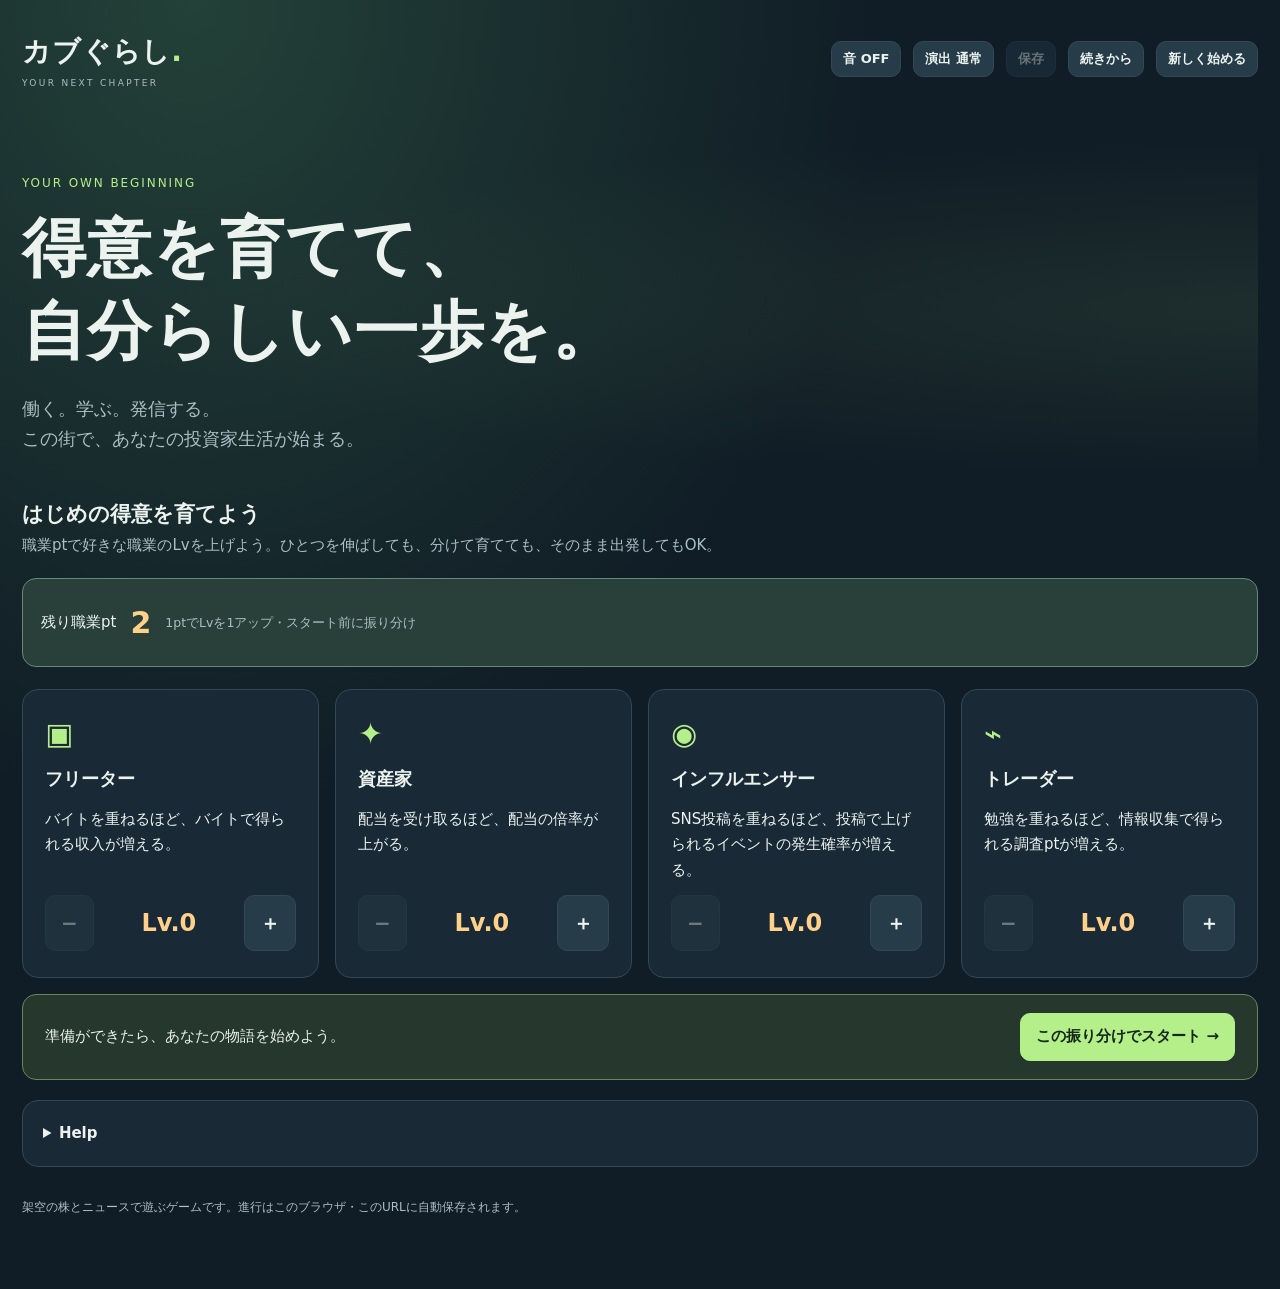
<file: site/index.html>
<!doctype html>
<html lang="ja">
<head>
<meta charset="utf-8"><meta name="viewport" content="width=device-width,initial-scale=1">
<meta name="description" content="2年間・48回の選択で、夢の職業を目指す架空の投資育成ゲーム。">
<meta name="referrer" content="no-referrer"><meta http-equiv="Content-Security-Policy" content="default-src 'none'; script-src 'self'; style-src 'self' 'unsafe-inline'; connect-src 'self'; img-src 'self' data:; base-uri 'none'; form-action 'none'; object-src 'none'">
<title>カブぐらし — 2年間の投資家生活</title>
<link rel="stylesheet" href="./style.css">
<script src="./engine.js" defer></script><script src="./presentation.js" defer></script><script src="./game.js" defer></script><script src="./boot.js" defer></script>
</head>
<body>
<div id="boot" role="status"><p id="bootMessage">市場を準備しています…</p><button id="retry" hidden>再読み込み</button></div>
<noscript>このゲームにはJavaScriptが必要です。</noscript>
<main id="main" hidden>
<header><a class="brand" href="./">カブぐらし<span>.</span><small>YOUR NEXT CHAPTER</small></a><div class="row"><button id="sound" class="small" aria-pressed="false">音 OFF</button><button id="pace" class="small" aria-pressed="false">演出 通常</button><button id="save" class="small">保存</button><button id="load" class="small">続きから</button><button id="reset" class="small">新しく始める</button></div></header>
<div id="saveWarning" class="banner" role="status" hidden></div>
<section id="career" class="section"></section>
<div id="play" hidden>
<section id="summary"></section>
<div id="outcome"></div>
<section id="goals" class="section"></section>
<section id="reward" class="banner" hidden></section>
<nav class="tabs" aria-label="ゲーム内の移動"><a href="#actions">行動</a><a href="#information">情報</a><a href="#market">株の売買</a><a href="#progress">職業Lv</a></nav>
<div class="game-layout"><div>
<section id="actions" class="section"></section>

<section id="information" class="section"></section>
<section id="market" class="section"></section>
<section id="endTurn" class="banner"></section>
</div><aside>
<section id="progress" class="section"></section>
<section class="box section"><h2>資産のあゆみ</h2><div id="chart"></div></section>
<section class="box section"><h2>直近の市場ニュース</h2><div id="news"></div></section>
<details class="box section"><summary>行動・取引の履歴</summary><ol id="log" class="log"></ol></details>
</aside></div>
</div>
<details class="box help section"><summary>Help</summary>
<p>職業ptを振り分け、自分らしい投資家生活を始めよう。毎月の行動と株の売買を組み合わせ、自分の得意を育てていこう。</p>
<ul><li><strong>バイト：</strong>働いて投資の元手を得る。繰り返すとフリーターLvが上がり、収入が育つ。</li>
<li><strong>情報収集：</strong>イベントの調査に使う調査ptを集める。</li>
<li><strong>勉強：</strong>学びを重ねてトレーダーLvを育て、情報収集を得意にする。</li>
<li><strong>SNS投稿：</strong>選んだイベントの発生確率を上げる。未調査のイベントも応援でき、重ねて投稿すると後押しが積み重なる。投稿を続けるとインフルエンサーLvが育つ。</li></ul>
<p>配当を受け取ると資産家Lvが育つ。職業Lv欄で、次の成長までの道のりを確かめよう。</p>
<p>調査ptでイベントのタグ、値動き、発生確率を順に読み解こう。調査ptは次の月にも持ち越せる。</p>
<p>株はいつでも売買できる。好きなタイミングで「月を締める」と、イベントの結果と配当が届く。連続イベントは次の段階へ進む。</p>
<p>半年ごとの資産目標は達成でボーナス。未達成でも24か月まで遊べます。選択は自動保存される。</p></details>
<footer>架空の株とニュースで遊ぶゲームです。進行はこのブラウザ・このURLに自動保存されます。</footer>
</main>
<div id="notice" role="status" aria-live="polite"></div>
<dialog id="report" class="cinema" aria-labelledby="reportTitle"><div class="cinema-top"><h2 id="reportTitle"></h2><span id="sceneCount"></span><button id="skipScene" class="small">結果へ</button></div><div class="cinema-meter"><i id="sceneMeter"></i></div><div id="reportBody" aria-live="polite"></div><div class="cinema-bottom"><small>あなたの、投資家生活。</small><button id="closeReport" class="primary">つづける →</button></div></dialog>
<dialog id="restart" aria-labelledby="restartTitle"><h2 id="restartTitle">新しい挑戦を始めますか？</h2><p>今回の2年版の進行を消し、職業ptの振り分けに戻ります。</p><div class="row"><button id="cancelRestart">戻る</button><button id="confirmRestart" class="primary">新しく始める</button></div></dialog>
</body></html>
</file>
<file: site/style.css>
:root{color-scheme:dark;--bg:#101c26;--panel:#192a36;--line:#334854;--text:#ecf3ef;--muted:#adbdc5;--green:#b5ef8a;--red:#ffaba5;--gold:#ffd08a}*{box-sizing:border-box}body{margin:0;background:var(--bg);color:var(--text);font:15px/1.7 system-ui,sans-serif}main{max-width:1240px;margin:auto;padding:28px 22px 70px}h1,h2,h3,p{margin:0}h1{font-size:30px;letter-spacing:.06em}h2{font-size:21px}h3{font-size:18px}button,input{font:inherit}button{cursor:pointer;border:1px solid var(--line);border-radius:10px;background:#263c49;color:var(--text);padding:10px 15px;font-weight:700}button:hover:enabled{border-color:var(--green);filter:brightness(1.12)}button:disabled{opacity:.4;cursor:not-allowed}button.primary{background:var(--green);color:#14271b;border-color:var(--green)}button.small{padding:6px 11px;font-size:13px}input{width:84px;padding:8px;border-radius:8px;border:1px solid var(--line);background:var(--bg);color:white}header,.row{display:flex;align-items:center;justify-content:space-between;gap:12px;flex-wrap:wrap}.muted,small{color:var(--muted)}.eyebrow{color:var(--green);font-size:12px;letter-spacing:.16em}.stats{display:grid;grid-template-columns:repeat(4,1fr);gap:12px;margin:24px 0}.box,.event,.stock{background:var(--panel);border:1px solid var(--line);border-radius:16px;padding:20px}.stat strong{display:block;font-size:27px}.up{color:var(--green)}.down{color:var(--red)}.banner{background:#26382d;border:1px solid #668953;border-radius:14px;padding:18px 22px;margin:16px 0}.section{margin-top:30px}.cards{display:grid;grid-template-columns:repeat(3,1fr);gap:14px;margin-top:14px}.event{display:flex;flex-direction:column;gap:12px}.event button{margin-top:auto}.tag{display:inline-block;background:#283f50;color:#c5dfff;border-radius:6px;padding:2px 8px;font-size:12px;margin:0 4px 3px 0}.tag[data-tag="ゲーム"]{background:#4a3553;color:#ead0ff}.tag[data-tag="銀行"]{background:#4b4430;color:#ffe0a5}.tag[data-tag="医療"]{background:#294843;color:#b9eee0}.tag[data-tag="生活"]{background:#4b3834;color:#ffd0b6}.effect.down{color:var(--red)}.effect{font-size:24px;font-weight:800;color:var(--green)}.prob{font-size:13px;color:var(--text);background:#2c424c;padding:4px 8px;border-radius:7px}.stock-grid{display:grid;grid-template-columns:repeat(2,1fr);gap:14px;margin-top:14px}.stock .price{font-size:26px;font-weight:750}.stock dl{display:grid;grid-template-columns:1fr 1fr;gap:3px 12px;margin:12px 0;font-size:13px}.stock dt{color:var(--muted)}.stock dd{margin:0;text-align:right}.trade{display:flex;gap:8px;align-items:center;flex-wrap:wrap}.chart{width:100%;height:180px;display:block}.bottom{display:grid;grid-template-columns:1fr 1fr;gap:16px;margin-top:28px}.log{max-height:300px;overflow:auto;padding:0;list-style:none}.log li{padding:9px 0;border-bottom:1px solid var(--line);font-size:13px}.help{margin-top:20px}.help summary{cursor:pointer;font-weight:bold}.help p{margin-top:12px}#notice{position:fixed;bottom:18px;left:50%;transform:translateX(-50%);background:#e6f2df;color:#182b20;border-radius:12px;padding:12px 20px;box-shadow:0 6px 30px #0007;max-width:90vw;z-index:5}#notice:empty{display:none}.finish{background:#354333;border:1px solid var(--green);padding:24px;border-radius:16px;margin-top:20px}.selected{border-color:var(--green)}.number{color:var(--green);font-weight:800;margin-right:6px}footer{margin-top:30px;color:var(--muted);font-size:12px}@media(max-width:850px){.cards{grid-template-columns:1fr}.stats{grid-template-columns:repeat(2,1fr)}.stock-grid,.bottom{grid-template-columns:1fr}main{padding:18px 14px 80px}.stat strong{font-size:22px}header h1{font-size:25px}}button:focus-visible,input:focus-visible,summary:focus-visible{outline:3px solid var(--gold);outline-offset:3px}

body{background:radial-gradient(ellipse at 15% 0%,#234138 0%,transparent 45%),var(--bg)}.event,.stock{transition:transform .2s,border-color .2s}.event:hover{transform:translateY(-3px)}.selected{box-shadow:0 0 0 1px var(--green),0 8px 26px #b5ef8a15}.stock{animation:arrive .4s both}.market-strip{display:flex;gap:20px;overflow:auto;padding:12px 0;border-block:1px solid var(--line);margin-top:18px;white-space:nowrap;font-size:13px}.market-strip strong{color:var(--green)}
#showtime{color:var(--text);background:radial-gradient(ellipse at top,#28413b,#111e29 70%);border:1px solid #67836b;border-radius:24px;padding:0;width:min(740px,94vw);max-height:90dvh;box-shadow:0 30px 120px #000a;overflow:auto}#showtime::backdrop{background:#071017dc;backdrop-filter:blur(8px)}.stage-top,.stage-controls{display:flex;align-items:center;justify-content:space-between;gap:12px;padding:18px 24px}.stage-top{border-bottom:1px solid var(--line)}.stage-controls{border-top:1px solid var(--line)}#stage{padding:32px 32px 28px;min-height:360px;text-align:center;position:relative;overflow:hidden}.stage-label{font-size:12px;letter-spacing:.16em;color:var(--green);font-weight:800}.stage-icon{font-size:44px;line-height:1.3;margin:12px}.stage-title{font-size:clamp(23px,5vw,34px);margin:8px 0}.stage-number{font-size:clamp(40px,10vw,72px);font-weight:850;line-height:1.25;letter-spacing:-.04em;margin:12px 0}.stage-sub{color:var(--muted);margin:12px 0}.stage-prices{display:grid;gap:8px;text-align:left;margin-top:20px}.stage-price{display:flex;justify-content:space-between;gap:12px;background:#ffffff07;border-radius:9px;padding:8px 12px;font-size:14px}.stage-price strong{white-space:nowrap}#stage .down{color:var(--red)}.reveal{animation:arrive .42s ease-out}.major{background:radial-gradient(ellipse at top,#69532b55,transparent 70%)}.major .stage-label,.major .stage-number{color:var(--gold)}.stage-meter{height:3px;background:#263b47}.stage-meter i{display:block;height:100%;background:var(--green);transition:width .3s}#showtime .confetti{position:absolute;top:-20px;left:var(--x);width:7px;height:13px;background:var(--c);animation:confetti 2.2s var(--delay) ease-in infinite;pointer-events:none}.stage-status{font-size:12px;color:var(--muted)}.trade-pop{animation:tradePop .5s}#replay{margin-top:10px}.finish{animation:arrive .6s}button:active:enabled{transform:scale(.97)}
@keyframes arrive{from{opacity:0;transform:translateY(16px) scale(.98)}to{opacity:1;transform:none}}@keyframes tradePop{50%{box-shadow:0 0 0 3px #b5ef8a88}}@keyframes confetti{to{transform:translate(30px,500px) rotate(480deg);opacity:0}}@media(prefers-reduced-motion:reduce){*,*::before,*::after{animation:none!important;transition:none!important;scroll-behavior:auto!important}}@media(max-width:600px){#stage{padding:20px 16px;min-height:320px}.stage-top,.stage-controls{padding:14px}.stage-price{flex-direction:column;gap:1px}}
.career-facts{margin:0;display:grid;grid-template-columns:55px 1fr;gap:12px}.career-facts dt{color:var(--muted)}.career-facts dd{margin:0}.stock-history{margin:12px 0 18px}.stock-history svg{display:block;width:100%;max-height:150px}.stock-history text{fill:var(--muted);font-size:12px}.stock-history details{font-size:12px;color:var(--muted)}
[hidden]{display:none!important}#boot{margin:24px auto;max-width:800px;padding:20px}/* Two-year investor life */
html{scroll-behavior:smooth;scroll-padding-top:20px}main{max-width:1480px}.brand{text-decoration:none;color:var(--text);font-size:28px;font-weight:850;letter-spacing:.03em}.brand span{color:var(--green)}.brand small{display:block;font-size:9px;letter-spacing:.26em;font-weight:500}.hero{padding:52px 0 42px;background:radial-gradient(ellipse at right,#54744a33,transparent 65%)}.hero h1{font-size:clamp(36px,5vw,64px);line-height:1.3;margin:14px 0 20px;letter-spacing:.02em}.hero p{font-size:18px;color:var(--muted)}.pills{display:flex;gap:10px;flex-wrap:wrap;margin-top:24px}.pills span{border:1px solid #648568;border-radius:30px;padding:5px 14px;color:#d9ead3;font-size:13px}.career-grid{display:grid;grid-template-columns:repeat(4,1fr);gap:16px;margin-top:22px}.career-card{padding:26px 22px}.action-icon{font-size:30px;color:var(--green);line-height:1.2}.month-title{margin-top:28px}.month-title h1{font-size:32px}.turn-steps,.project-stages{display:flex;gap:7px;flex-wrap:wrap}.turn-steps span,.project-stages span{font-size:12px;border-radius:7px;background:#243942;padding:7px 10px;color:var(--muted)}.current{background:#b5ef8a!important;color:#14271b!important;font-weight:750}.complete{color:var(--green)!important;border:1px solid #59764f}.goal-grid{display:grid;grid-template-columns:repeat(4,1fr);gap:12px}.goal{padding:16px 18px;background:#152630;border:1px solid var(--line);border-radius:12px;display:flex;flex-direction:column;gap:5px}.goal strong{font-size:22px}.goal span{font-size:13px;color:var(--muted)}.goal.passed{border-color:#59764f}.goal.passed strong{color:var(--green)}progress{appearance:none;width:100%;height:6px;border:0;border-radius:5px;overflow:hidden;background:#30434a;margin:8px 0}progress::-webkit-progress-bar{background:#30434a}progress::-webkit-progress-value{background:var(--green);border-radius:5px}progress::-moz-progress-bar{background:var(--green)}.tabs{display:flex;gap:8px;margin-top:28px;border-bottom:1px solid var(--line);padding-bottom:14px;flex-wrap:wrap}.tabs a{padding:6px 16px;border-radius:20px;background:#243b40;color:var(--text);text-decoration:none;font-size:13px}.tabs a:hover{background:#3c5541}.game-layout{display:grid;grid-template-columns:minmax(0,1fr) 310px;gap:26px}.game-layout>*{min-width:0}.section-heading{margin-bottom:16px}.section-heading h2{margin-top:5px}.cards .event{padding:18px}.cards .event p{font-size:13px}.cards .event button{font-size:13px;padding:10px}.cards .event button small{color:inherit;white-space:nowrap}.text-link{display:inline-block;color:var(--green);margin-top:12px}.information-grid{display:grid;grid-template-columns:repeat(2,minmax(0,1fr));gap:14px}.known{border-color:#53744c}.stock dl{grid-template-columns:1fr 1fr}.stock .trade{gap:6px}.stock .trade button{font-size:13px;padding:8px 11px}.skill-grid{display:grid;grid-template-columns:1fr 1fr;gap:12px;margin:18px 0}.skill-grid>div{background:#24383d;border-radius:8px;padding:12px}.skill-grid strong,.skill-grid small{display:block}.skill-grid strong{font-size:20px;color:var(--green)}.achievement{padding:16px 0;border-bottom:1px solid var(--line)}.achievement small{display:block}.achievement p{font-size:12px;color:var(--muted)}.news-item{padding:16px 0;border-bottom:1px solid var(--line)}.news-item h3{font-size:15px}.news-item p{font-size:13px;color:var(--muted);margin-top:6px}.news-item strong{font-size:21px}.chart text{fill:var(--muted);font-size:11px}.failure{background:#392c2e;border-color:var(--red)}.failure .eyebrow{color:var(--red)}.finish p{margin:12px 0}.finish button{margin-top:10px}.report-total{display:block;font-size:32px}.event:hover{transform:none}dialog{background:var(--bg);color:var(--text);border:1px solid #63865b;border-radius:20px;padding:28px;width:min(720px,94vw);max-height:88dvh;box-shadow:0 30px 100px #0009}dialog::backdrop{background:#071017d9;backdrop-filter:blur(5px)}#report>.row{position:sticky;top:-28px;background:var(--bg);padding:15px 0;z-index:1}#restart p{margin:18px 0}button,a,input,summary{-webkit-tap-highlight-color:transparent}a:focus-visible{outline:3px solid var(--gold);outline-offset:3px}aside h2{font-size:18px}.stat strong{font-size:clamp(18px,2vw,27px);overflow-wrap:anywhere}.stock-history{margin-bottom:0}footer{line-height:1.8}
@media(max-width:1180px){.game-layout{grid-template-columns:minmax(0,1fr) 280px;gap:18px}.game-layout .cards{grid-template-columns:1fr 1fr}.stock-grid{grid-template-columns:1fr}.career-grid{grid-template-columns:1fr 1fr}}
@media(max-width:850px){.game-layout{grid-template-columns:1fr}.stock-grid{grid-template-columns:1fr 1fr}.goal-grid{grid-template-columns:1fr 1fr}.hero{padding:32px 0}.stats{margin:18px 0}.game-layout .cards{grid-template-columns:repeat(3,1fr)}.game-layout aside{display:grid;grid-template-columns:1fr 1fr;gap:16px;align-items:start}.game-layout aside #progress{grid-column:1/-1}.game-layout aside .section{margin-top:12px}}
@media(max-width:600px){.career-grid,.information-grid,.stock-grid,.game-layout .cards{grid-template-columns:1fr}.game-layout aside{display:block}.month-title h1{font-size:27px}.goal{padding:12px}.goal strong{font-size:19px}.goal small{font-size:11px}.brand{font-size:25px}.hero h1{font-size:40px}.hero p{font-size:16px}.box,.stock{padding:17px}.turn-steps{width:100%}.turn-steps span{flex:1;text-align:center}.tabs a{padding:6px 11px}.stats{gap:8px}.stat strong{font-size:20px}.report-total{font-size:25px}dialog{padding:20px}#report>.row{top:-20px}.event button{min-height:44px}}
/* Moments: brief scenes, discovered advantages, and a quieter desk. */
.chapter-goal{display:flex;align-items:center;gap:32px;border-left:3px solid var(--gold);padding:14px 22px;background:linear-gradient(100deg,#4d46352e,transparent)}.chapter-goal strong{display:block;font-size:30px;color:var(--gold)}.chapter-goal span{font-weight:700}.chapter-goal p{font-size:12px;color:var(--muted)}.roadmap{margin-top:10px;font-size:12px;color:var(--muted)}.roadmap .goal-grid{margin-top:12px}.news-detail{font-size:13px;color:var(--muted)}.encounters{display:grid;gap:12px}.encounter{display:grid;grid-template-columns:60px 1fr;align-items:center;background:linear-gradient(120deg,#302e3b,#192a36)}.encounter button{grid-column:2;justify-self:start}.person-badge{width:56px;height:68px;border-radius:30px 30px 16px 16px;background:linear-gradient(160deg,#c3aec9,#64586f);color:#292534;display:grid;place-items:center;font-size:27px;font-weight:800;box-shadow:0 8px 24px #0003}.story-dots{display:flex;gap:7px;margin:10px 0}.story-dots i{height:5px;width:24px;background:#46515b;border-radius:4px}.story-dots .lit{background:var(--gold)}.discovery-hints{margin-top:18px;font-size:12px}.discovery-hints p{margin-top:8px}.event button{transition:background .2s,box-shadow .2s,transform .2s}.event button:hover:enabled{box-shadow:0 0 22px #b5ef8a20;transform:translateY(-2px)}
#report.cinema{padding:0;width:min(780px,94vw);border:1px solid #688977;overflow:auto;background:#12232b;box-shadow:0 25px 120px #000c;border-radius:22px;--scene-accent:#b5ef8a}#report.cinema.gold{--scene-accent:#ffd08a}#report.cinema.loss{--scene-accent:#ffaba5}#report.cinema.news{--scene-accent:#a6daff}.cinema-top{display:flex;align-items:center;gap:12px;padding:14px 24px;min-height:62px;background:#102028;position:sticky;top:0;z-index:2}.cinema-top h2{font-size:14px;flex:1;color:var(--scene-accent);letter-spacing:.03em}.cinema-top span{font-size:12px;color:var(--muted);white-space:nowrap}.cinema-meter{height:3px;background:#2a4045}.cinema-meter i{display:block;height:100%;background:var(--scene-accent);transition:width .25s}.cinema-bottom{display:flex;align-items:center;justify-content:space-between;gap:12px;padding:18px 24px;background:#102028;position:sticky;bottom:0}.cinema-bottom button{min-width:145px}.scene-art{height:195px;overflow:hidden;position:relative;background:radial-gradient(ellipse at 70% 30%,#66877066,transparent 60%),linear-gradient(165deg,#223e45,#13202c)}.scene-art::before{content:'';position:absolute;inset:0;background:repeating-linear-gradient(0deg,transparent 0 35px,#b5ef8a08 36px 37px),repeating-linear-gradient(90deg,transparent 0 70px,#b5ef8a08 71px 72px)}.scene-art::after{content:'';position:absolute;inset:0;background:linear-gradient(0deg,#12232b,transparent 60%)}.scene-emblem{position:absolute;right:15%;top:24px;font-size:105px;font-weight:800;color:var(--scene-accent);text-shadow:0 0 55px #b5ef8a55;animation:emblem-in .6s both;line-height:1.25}.scene-watermark{position:absolute;left:6%;bottom:25px;font-size:12px;letter-spacing:.38em;z-index:1;color:var(--scene-accent)}.scene-orbit{width:230px;height:230px;border:1px solid #a7c9b238;border-radius:50%;position:absolute;right:5%;top:-50px;box-shadow:0 0 0 30px #adcba908,0 0 0 65px #adcba908;animation:orbit-breathe 4s ease-in-out infinite}.cityline{position:absolute;inset:30px 45% 0 4%;display:flex;gap:8px;align-items:end;opacity:.7}.cityline i{display:block;width:15%;height:75%;background:repeating-linear-gradient(0deg,transparent 0 10px,#dfdbab33 11px 13px),linear-gradient(90deg,#34474d,#1a303a);border-top:2px solid #a5bbaf55}.cityline i:nth-child(2n){height:45%}.cityline i:nth-child(3n){height:90%}.cityline i:nth-child(4n){height:60%}.art-study{background:radial-gradient(ellipse at 70% 35%,#9b814544,transparent 70%),#222a34}.art-study .cityline{transform:rotate(-12deg) translateY(25px);opacity:.5}.art-social{background:radial-gradient(ellipse at 65% 35%,#92658c66,transparent 70%),#282837}.art-work{background:linear-gradient(145deg,#394b4b,#182b35)}.art-stars{background:radial-gradient(ellipse at 65% 45%,#98733177,transparent 70%),#273031}.art-market{background:linear-gradient(145deg,#244551,#14242f)}.art-market .cityline{inset:25px 45% 20px 5%;transform:skewY(-12deg);opacity:.75}.loss .art-market{background:linear-gradient(145deg,#573438,#1c2531)}.loss .cityline{transform:skewY(12deg)}.scene-copy{padding:10px 38px 30px;animation:scene-copy-in .32s both}.scene-speaker{color:var(--scene-accent);letter-spacing:.08em}.scene-copy h3{font-size:clamp(23px,4vw,33px);line-height:1.45;margin:10px 0 14px;font-weight:800}.scene-dialogue{font-size:16px;line-height:1.95;color:#d0dcd6;white-space:pre-line}.scene-value{font-size:clamp(28px,6vw,52px);font-weight:850;color:var(--scene-accent);letter-spacing:-.025em;margin-top:18px;overflow-wrap:anywhere}.scene-rewards{margin-top:22px;display:grid;gap:8px}.scene-rewards>div{display:flex;justify-content:space-between;align-items:center;gap:16px;padding:10px 14px;background:#a7c9b20a;border:1px solid #adcba916;border-radius:9px;font-size:13px}.scene-rewards span{color:var(--muted);flex:1}.scene-rewards strong{color:var(--scene-accent);max-width:65%;text-align:right}.gold .scene-emblem{animation:emblem-in .6s both,gold-glow 2s .6s ease-in-out infinite}.loss .scene-emblem{animation:emblem-in .6s both}.cinema.news .scene-watermark{animation:news-slide .45s both}.cinema.gold .scene-art::before{background-image:radial-gradient(circle,#ffd08a88 1px,transparent 2px);background-size:43px 37px;animation:star-drift 6s linear infinite}.scene-art,.scene-copy{pointer-events:none}
@keyframes emblem-in{from{opacity:0;transform:translateY(12px) scale(.8)}to{opacity:1;transform:none}}@keyframes scene-copy-in{from{opacity:0;transform:translateY(10px)}to{opacity:1;transform:none}}@keyframes gold-glow{50%{text-shadow:0 0 60px #ffd08a99;transform:scale(1.035)}}@keyframes orbit-breathe{50%{transform:scale(1.06);opacity:.65}}@keyframes news-slide{from{opacity:0;transform:translateX(-18px)}to{opacity:1;transform:none}}@keyframes star-drift{to{background-position:43px -74px}}
@media(max-width:600px){.chapter-goal{gap:18px;padding:12px}.chapter-goal strong{font-size:24px}.chapter-goal small{font-size:11px}.encounter{grid-template-columns:40px 1fr;gap:12px}.person-badge{width:38px;height:50px;font-size:21px}.encounter button{grid-column:1/-1;width:100%}.cinema-top{padding:12px 16px}.cinema-top h2{font-size:12px}.scene-art{height:135px}.scene-emblem{font-size:77px;top:10px;right:14%}.scene-copy{padding:6px 20px 24px}.scene-copy h3{font-size:23px}.scene-dialogue{font-size:14px}.scene-rewards>div{flex-direction:column;align-items:start;gap:4px}.scene-rewards strong{max-width:100%;text-align:left}.cinema-bottom{padding:14px 16px}.cinema-bottom small{font-size:10px}.scene-watermark{font-size:9px}.scene-value{font-size:32px}.cinema-top button{font-size:11px}.scene-orbit{width:160px;height:160px}.brand small{display:none}header .row{gap:6px}header .small{font-size:11px;padding:6px 9px}}
@media(prefers-reduced-motion:reduce){.scene-art,.scene-art *,.scene-art::before,.scene-copy,.cinema-meter i{animation:none!important;transition:none!important}}
.research-wallet{display:flex;align-items:center;gap:22px;background:linear-gradient(100deg,#29463f,#1b2c36);border:1px solid #5c7e67;border-radius:14px;padding:16px 20px;margin-bottom:16px}.research-wallet strong{display:block;font-size:32px;color:var(--green);line-height:1.2}.research-wallet strong span{font-size:15px}.research-wallet p{font-size:13px;color:var(--muted);flex:1}.research-wallet a{color:var(--green);font-size:12px;white-space:nowrap}.plan-clock{font-size:17px;color:var(--gold);font-weight:750}.plan-clock small{font-size:11px;margin-left:6px;color:var(--gold)}.plan.sealed{background:repeating-linear-gradient(135deg,#192a36,#192a36 12px,#1c2d3812 13px,#1c2d3812 14px);border-style:dashed;min-height:180px}.plan-rates{display:flex;gap:15px;flex-wrap:wrap;font-size:17px;font-weight:700}.investigation-steps{display:flex;gap:6px}.investigation-steps span{font-size:11px;padding:3px 8px;border-radius:5px;background:#243a42;color:#8ba09c}.investigation-steps .opened{background:#38553f;color:var(--green)}.success-chance{font-size:13px}.success-chance strong{font-size:24px;color:var(--green);margin-left:8px}.plan button strong{margin-left:8px;color:var(--gold)}.chain-stage{color:var(--gold)}.plan .tag:last-child{white-space:nowrap}@media(max-width:600px){.research-wallet{flex-wrap:wrap;gap:12px}.research-wallet p{min-width:160px}.research-wallet a{width:100%}.research-wallet strong{font-size:29px}}
.company-description{font-size:13px;margin:8px 0 14px;line-height:1.7}.stock>.row:first-child{align-items:flex-start}.stock>.row:first-child>small{display:flex;gap:4px;flex-wrap:wrap}.stock>.row:first-child .tag{margin:0}

.career-start,.level-badge{color:var(--gold);font-weight:800;letter-spacing:.05em}.career-quest{padding:18px 0;border-bottom:1px solid #adcba926}.career-quest:last-child{border:0}.career-quest p{margin:8px 0;font-size:13px}.career-quest small{display:block}.career-quest progress{width:100%;margin:10px 0 0;accent-color:var(--green)}.level-badge{background:#ffd08a15;padding:4px 9px;border-radius:8px;white-space:nowrap}#postTarget{width:100%;max-width:100%;min-width:0;background:#13262f;color:var(--text);border:1px solid #688977;border-radius:8px;padding:10px;font:inherit;font-size:13px}.stock-chart{height:auto;width:100%;margin:12px 0;background:#10232b;border-radius:10px}.stock-chart text{font-size:10px}.career-quest .row{gap:8px}.help li{margin-bottom:10px}

.allocation-wallet{display:flex;align-items:center;flex-wrap:wrap;gap:14px;padding:18px;margin:20px 0;background:#284039;border:1px solid #688977;border-radius:14px}.allocation-wallet strong{font-size:30px;color:var(--gold)}.allocation-wallet small{color:var(--muted)}.allocation-controls{display:flex;align-items:center;justify-content:space-between;gap:16px;margin-top:auto}.allocation-controls button{min-width:48px;font-size:20px}.allocation-controls strong{color:var(--gold);font-size:24px}.career-description{flex:1}
</file>
